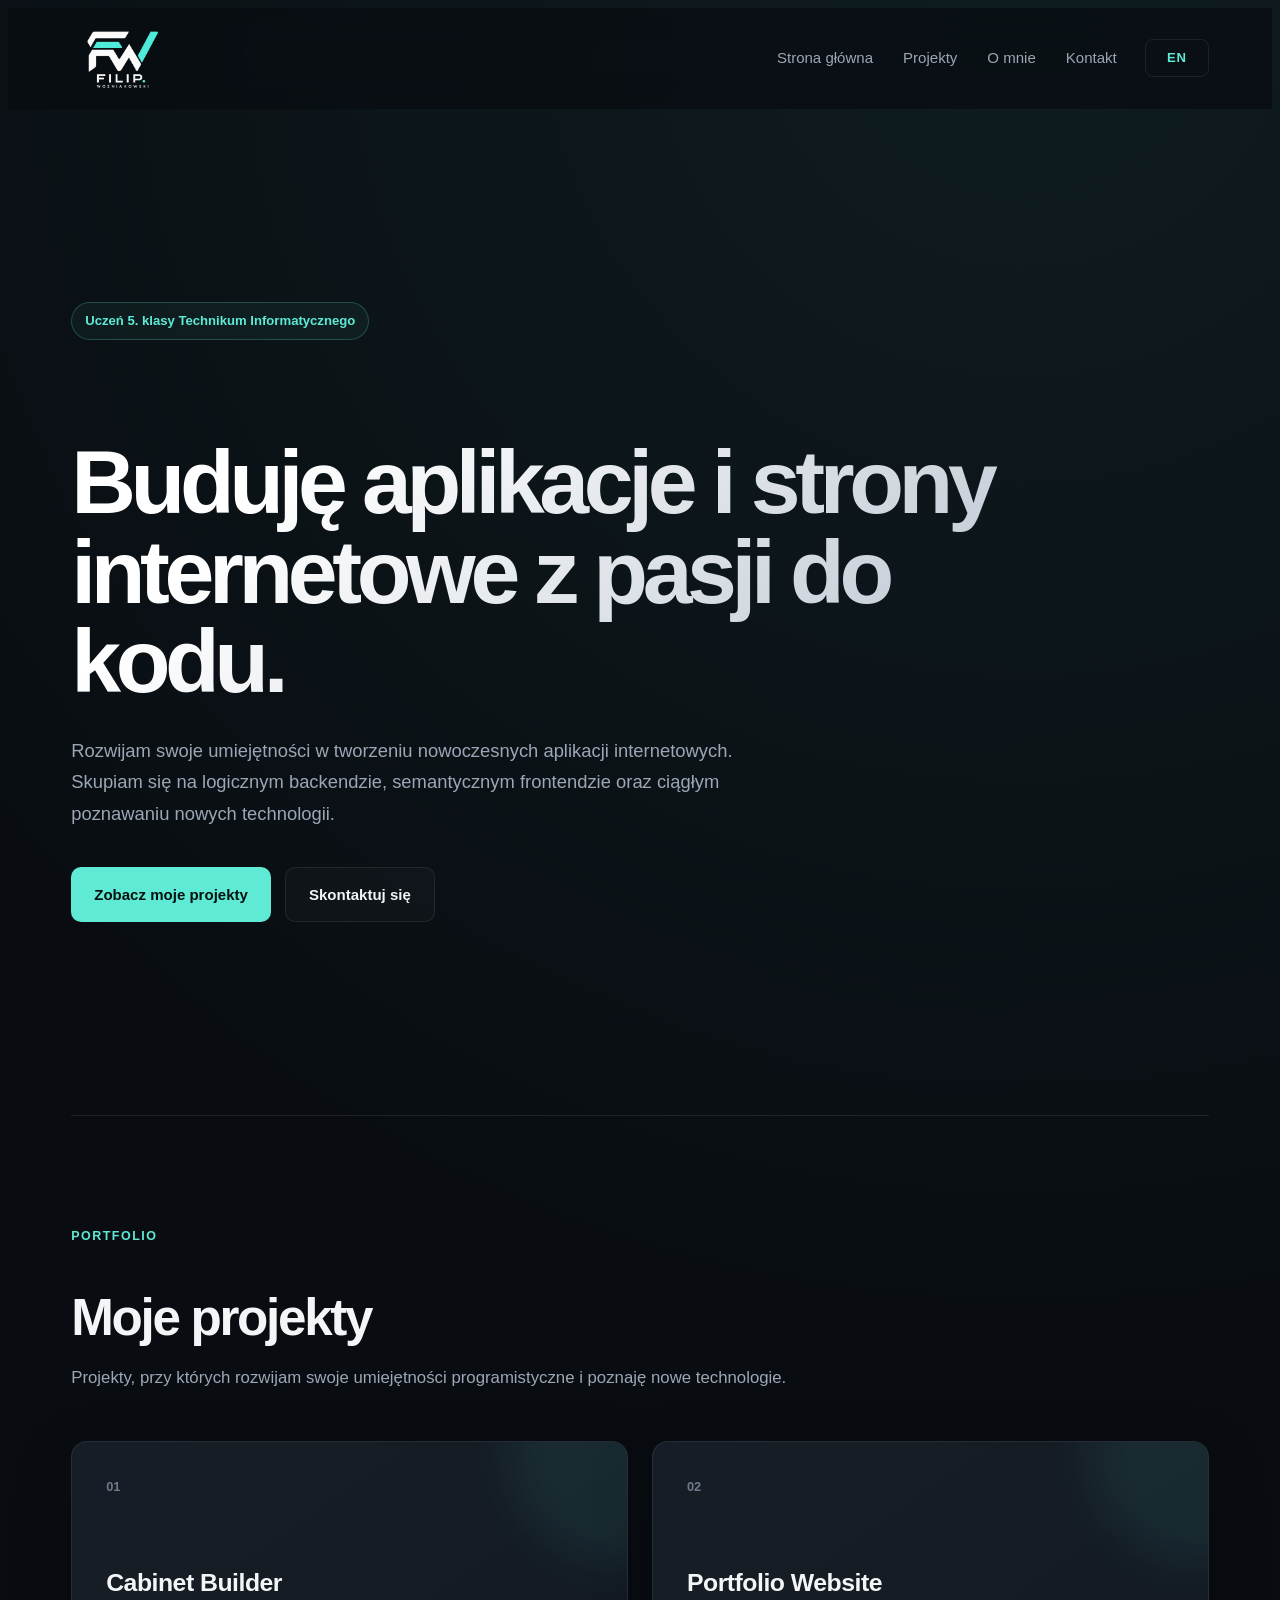
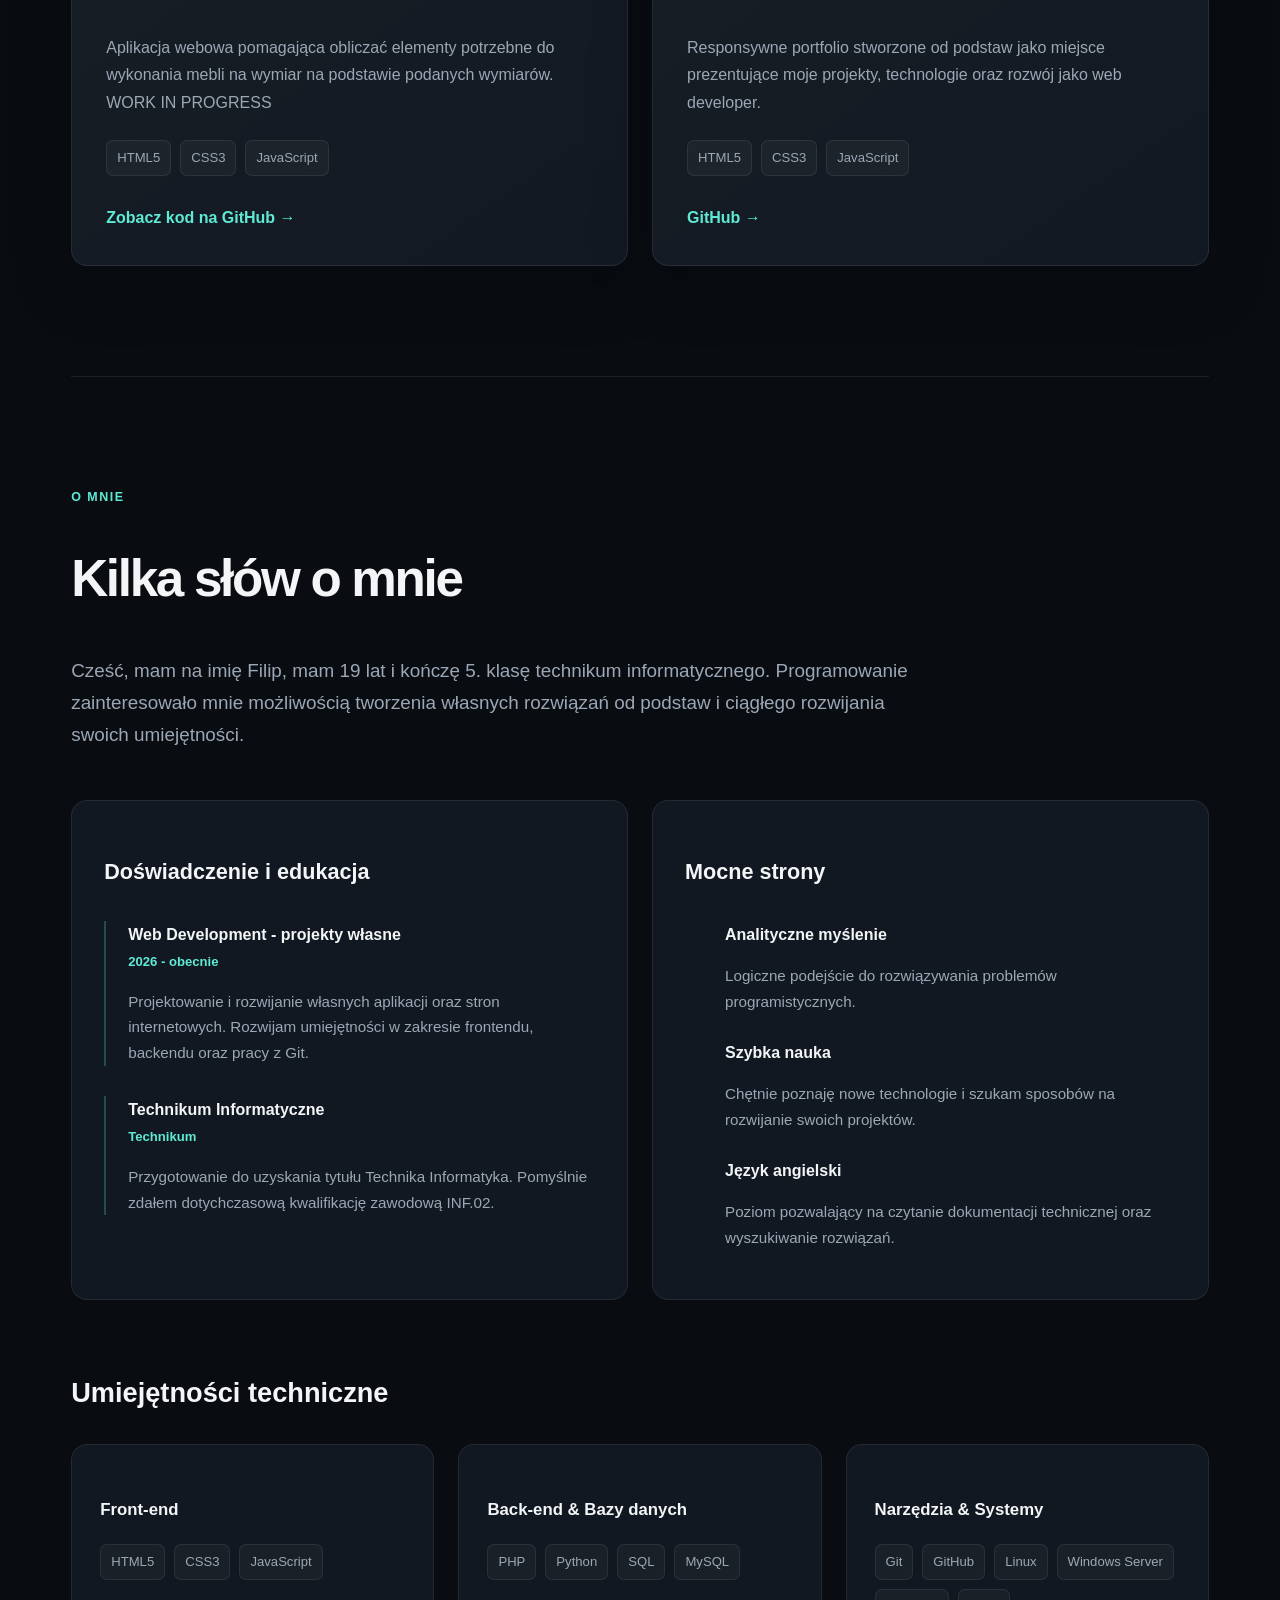
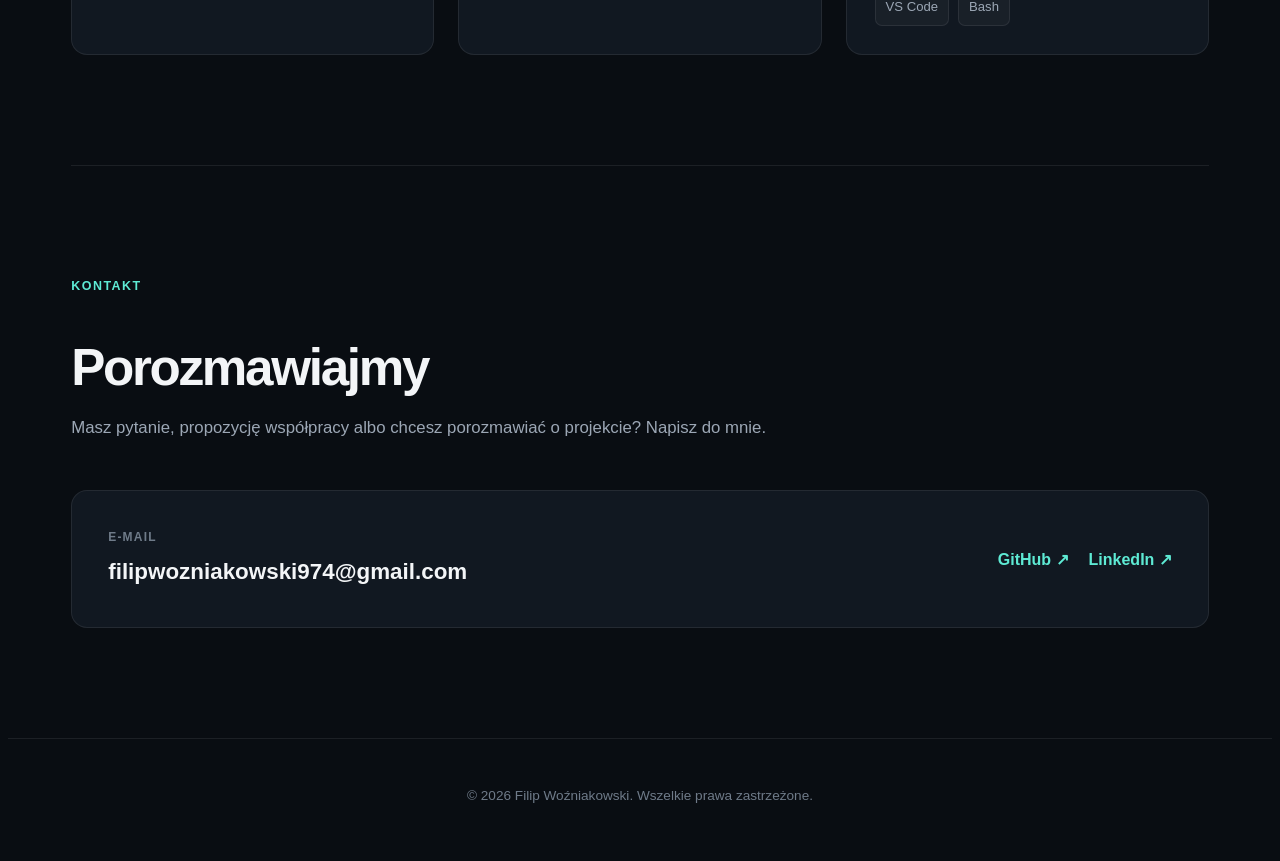
<file: index.html>
<!DOCTYPE html>
<html lang="pl">

<head>
    <meta charset="UTF-8">

    <meta name="viewport" content="width=device-width, initial-scale=1.0"
    >

    <meta name="description" 
        content="Portfolio Filipa Woźniakowskiego - projekty webowe, HTML, CSS, JavaScript, Python i technologie backendowe."
    >

    <title>Filip Woźniakowski | Portfolio</title>

    <link rel="stylesheet" href="style.css?v=2">

    <link
        rel="icon"
        type="image/png"
        href="assets/images/favicon.png"
    >

    <meta name="google-site-verification" content="g0P03hgKLs8i53ValHm_wm-FriXG5cBm-wat7aZgQJM" />

</head>


<body>

    <!-- HEADER -->

    <header class="site-header">

    <div class="header-container">

        <a href="#home" class="site-logo">
            <img
                src="assets/images/logo.png"
                alt="Filip Woźniakowski logo"
            >
        </a>


        <div class="header-right">

            <nav
                class="main-navigation"
                id="main-navigation"
                aria-label="Główna nawigacja"
            >
                <ul>
                    <li>
                        <a href="#home">Strona główna</a>
                    </li>

                    <li>
                        <a href="#projects">Projekty</a>
                    </li>

                    <li>
                        <a href="#about">O mnie</a>
                    </li>

                    <li>
                        <a href="#contact">Kontakt</a>
                    </li>
                </ul>
            </nav>


            <a
                href="en/"
                class="language-switch"
            >
                EN
            </a>


            <button
                class="menu-toggle"
                aria-label="Otwórz menu"
                aria-expanded="false"
                aria-controls="main-navigation"
            >
                <span></span>
                <span></span>
                <span></span>
            </button>

        </div>

    </div>

</header>


    <main>

        <!-- HERO -->

        <section
            id="home"
            class="hero-section"
        >

            <div class="hero-content">

                <span class="hero-subtitle">
                    Uczeń 5. klasy Technikum Informatycznego
                </span>

                <h1>
                    Buduję aplikacje i strony internetowe
                    z pasji do kodu.
                </h1>

                <p>
                    Rozwijam swoje umiejętności w tworzeniu
                    nowoczesnych aplikacji internetowych.
                    Skupiam się na logicznym backendzie,
                    semantycznym frontendzie oraz ciągłym
                    poznawaniu nowych technologii.
                </p>

                <div class="hero-buttons">

                    <a
                        href="#projects"
                        class="btn btn-primary"
                    >
                        Zobacz moje projekty
                    </a>

                    <a
                        href="#contact"
                        class="btn btn-secondary"
                    >
                        Skontaktuj się
                    </a>

                </div>

            </div>

        </section>


        <!-- PROJECTS -->

        <section
            id="projects"
            class="content-section"
        >

            <div class="section-heading">

                <span class="section-label">
                    Portfolio
                </span>

                <h2>
                    Moje projekty
                </h2>

                <p>
                    Projekty, przy których rozwijam swoje
                    umiejętności programistyczne i poznaję
                    nowe technologie.
                </p>

            </div>


            <div class="projects-grid">

                <!-- PROJECT 1 -->

                <article class="project-card">

                    <div class="project-number">
                        01
                    </div>

                    <h3>
                        Cabinet Builder
                    </h3>

                    <p>
                        Aplikacja webowa pomagająca obliczać
                        elementy potrzebne do wykonania mebli
                        na wymiar na podstawie podanych wymiarów.
                        WORK IN PROGRESS
                    </p>

                    <div class="tags">

                        <span class="tag">
                            HTML5
                        </span>

                        <span class="tag">
                            CSS3
                        </span>

                        <span class="tag">
                            JavaScript
                        </span>

                    </div>

                    <div class="project-links">

                        <a
                            href="https://github.com/GRzan3K/cabinet-builder"
                            target="_blank"
                            rel="noopener noreferrer"
                            class="project-link"
                        >
                            Zobacz kod na GitHub →
                        </a>

                    </div>

                </article>


                <!-- PROJECT 2 -->

                <article class="project-card">

                    <div class="project-number">
                        02
                    </div>

                    <h3>
                        Portfolio Website
                    </h3>

                    <p>
                        Responsywne portfolio stworzone
                        od podstaw jako miejsce prezentujące
                        moje projekty, technologie oraz
                        rozwój jako web developer.
                    </p>

                    <div class="tags">

                        <span class="tag">
                            HTML5
                        </span>

                        <span class="tag">
                            CSS3
                        </span>

                        <span class="tag">
                            JavaScript
                        </span>

                    </div>

                    <div class="project-links">

                        <a
                            href="https://github.com/GRzan3K"
                            target="_blank"
                            rel="noopener noreferrer"
                            class="project-link"
                        >
                            GitHub →
                        </a>

                    </div>

                </article>

            </div>

        </section>


        <!-- ABOUT -->

        <section
            id="about"
            class="content-section"
        >

            <div class="section-heading">

                <span class="section-label">
                    O mnie
                </span>

                <h2>
                    Kilka słów o mnie
                </h2>

            </div>


            <div class="about-intro">

                <p>
                    Cześć, mam na imię Filip, mam 19 lat
                    i kończę 5. klasę technikum informatycznego.
                    Programowanie zainteresowało mnie możliwością
                    tworzenia własnych rozwiązań od podstaw
                    i ciągłego rozwijania swoich umiejętności.
                </p>

            </div>


            <div class="about-grid">

                <!-- EXPERIENCE -->

                <div class="about-box">

                    <h3>
                        Doświadczenie i edukacja
                    </h3>


                    <div class="timeline-item">

                        <h4>
                            Web Development - projekty własne
                        </h4>

                        <span class="timeline-date">
                            2026 - obecnie
                        </span>

                        <p>
                            Projektowanie i rozwijanie własnych
                            aplikacji oraz stron internetowych.
                            Rozwijam umiejętności w zakresie
                            frontendu, backendu oraz pracy z Git.
                        </p>

                    </div>


                    <div class="timeline-item">

                        <h4>
                            Technikum Informatyczne
                        </h4>

                        <span class="timeline-date">
                            Technikum
                        </span>

                        <p>
                            Przygotowanie do uzyskania tytułu
                            Technika Informatyka. Pomyślnie zdałem
                            dotychczasową kwalifikację zawodową INF.02.
                        </p>

                    </div>

                </div>


                <!-- STRENGTHS -->

                <div class="about-box">

                    <h3>
                        Mocne strony
                    </h3>

                    <ul class="soft-skills">

                        <li>
                            <strong>
                                Analityczne myślenie
                            </strong>

                            <p>
                                Logiczne podejście do rozwiązywania
                                problemów programistycznych.
                            </p>
                        </li>


                        <li>
                            <strong>
                                Szybka nauka
                            </strong>

                            <p>
                                Chętnie poznaję nowe technologie
                                i szukam sposobów na rozwijanie
                                swoich projektów.
                            </p>
                        </li>


                        <li>
                            <strong>
                                Język angielski
                            </strong>

                            <p>
                                Poziom pozwalający na czytanie
                                dokumentacji technicznej oraz
                                wyszukiwanie rozwiązań.
                            </p>
                        </li>

                    </ul>

                </div>

            </div>


            <!-- SKILLS -->

            <div class="skills-section">

                <h3 class="skills-title">
                    Umiejętności techniczne
                </h3>


                <div class="skills-container">

                    <div class="skill-group">

                        <h4>
                            Front-end
                        </h4>

                        <div class="tags">

                            <span class="tag">
                                HTML5
                            </span>

                            <span class="tag">
                                CSS3
                            </span>

                            <span class="tag">
                                JavaScript
                            </span>

                        </div>

                    </div>


                    <div class="skill-group">

                        <h4>
                            Back-end & Bazy danych
                        </h4>

                        <div class="tags">

                            <span class="tag">
                                PHP
                            </span>

                            <span class="tag">
                                Python
                            </span>

                            <span class="tag">
                                SQL
                            </span>

                            <span class="tag">
                                MySQL
                            </span>

                        </div>

                    </div>


                    <div class="skill-group">

                        <h4>
                            Narzędzia & Systemy
                        </h4>

                        <div class="tags">

                            <span class="tag">
                                Git
                            </span>

                            <span class="tag">
                                GitHub
                            </span>

                            <span class="tag">
                                Linux
                            </span>

                            <span class="tag">
                                Windows Server
                            </span>

                            <span class="tag">
                                VS Code
                            </span>

                            <span class="tag">
                                Bash
                            </span>

                        </div>

                    </div>

                </div>

            </div>

        </section>


        <!-- CONTACT -->

        <section
            id="contact"
            class="content-section"
        >

            <div class="section-heading">

                <span class="section-label">
                    Kontakt
                </span>

                <h2>
                    Porozmawiajmy
                </h2>

                <p>
                    Masz pytanie, propozycję współpracy albo
                    chcesz porozmawiać o projekcie?
                    Napisz do mnie.
                </p>

            </div>


            <div class="contact-box">

                <div class="contact-email">

                    <span>
                        E-mail
                    </span>

                    <a href="mailto:filipwozniakowski974@gmail.com">
                        filipwozniakowski974@gmail.com
                    </a>

                </div>


                <div class="social-links">

                    <a
                        href="https://github.com/GRzan3K"
                        target="_blank"
                        rel="noopener noreferrer"
                    >
                        GitHub ↗
                    </a>


                    <a
                        href="https://www.linkedin.com/in/filip-wo%C5%BAniakowski-330073379/"
                        target="_blank"
                        rel="noopener noreferrer"
                    >
                        LinkedIn ↗
                    </a>

                </div>

            </div>

        </section>

    </main>


    <!-- FOOTER -->

    <footer class="site-footer">

        <p>
            &copy;
            <span id="current-year"></span>
            Filip Woźniakowski.
            Wszelkie prawa zastrzeżone.
        </p>

    </footer>


    <script src="script.js"></script>

</body>

</html>
</file>
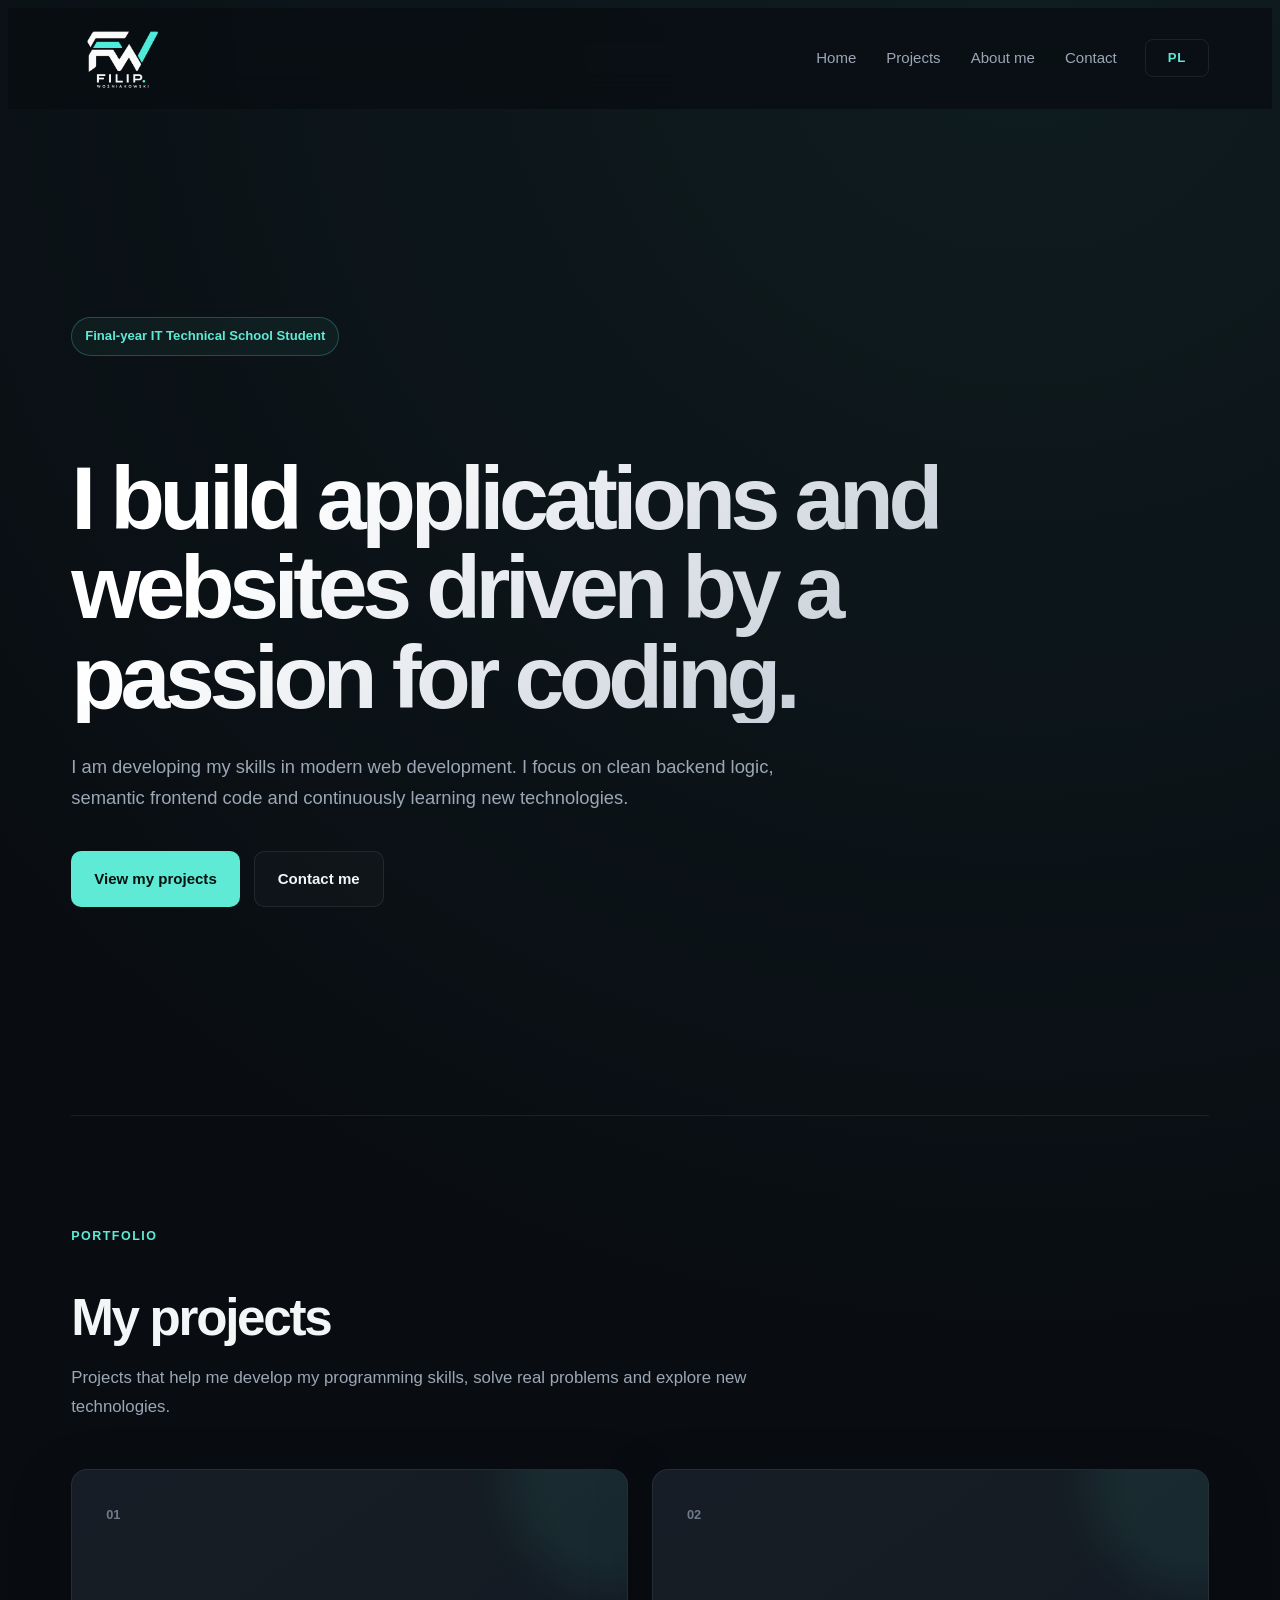
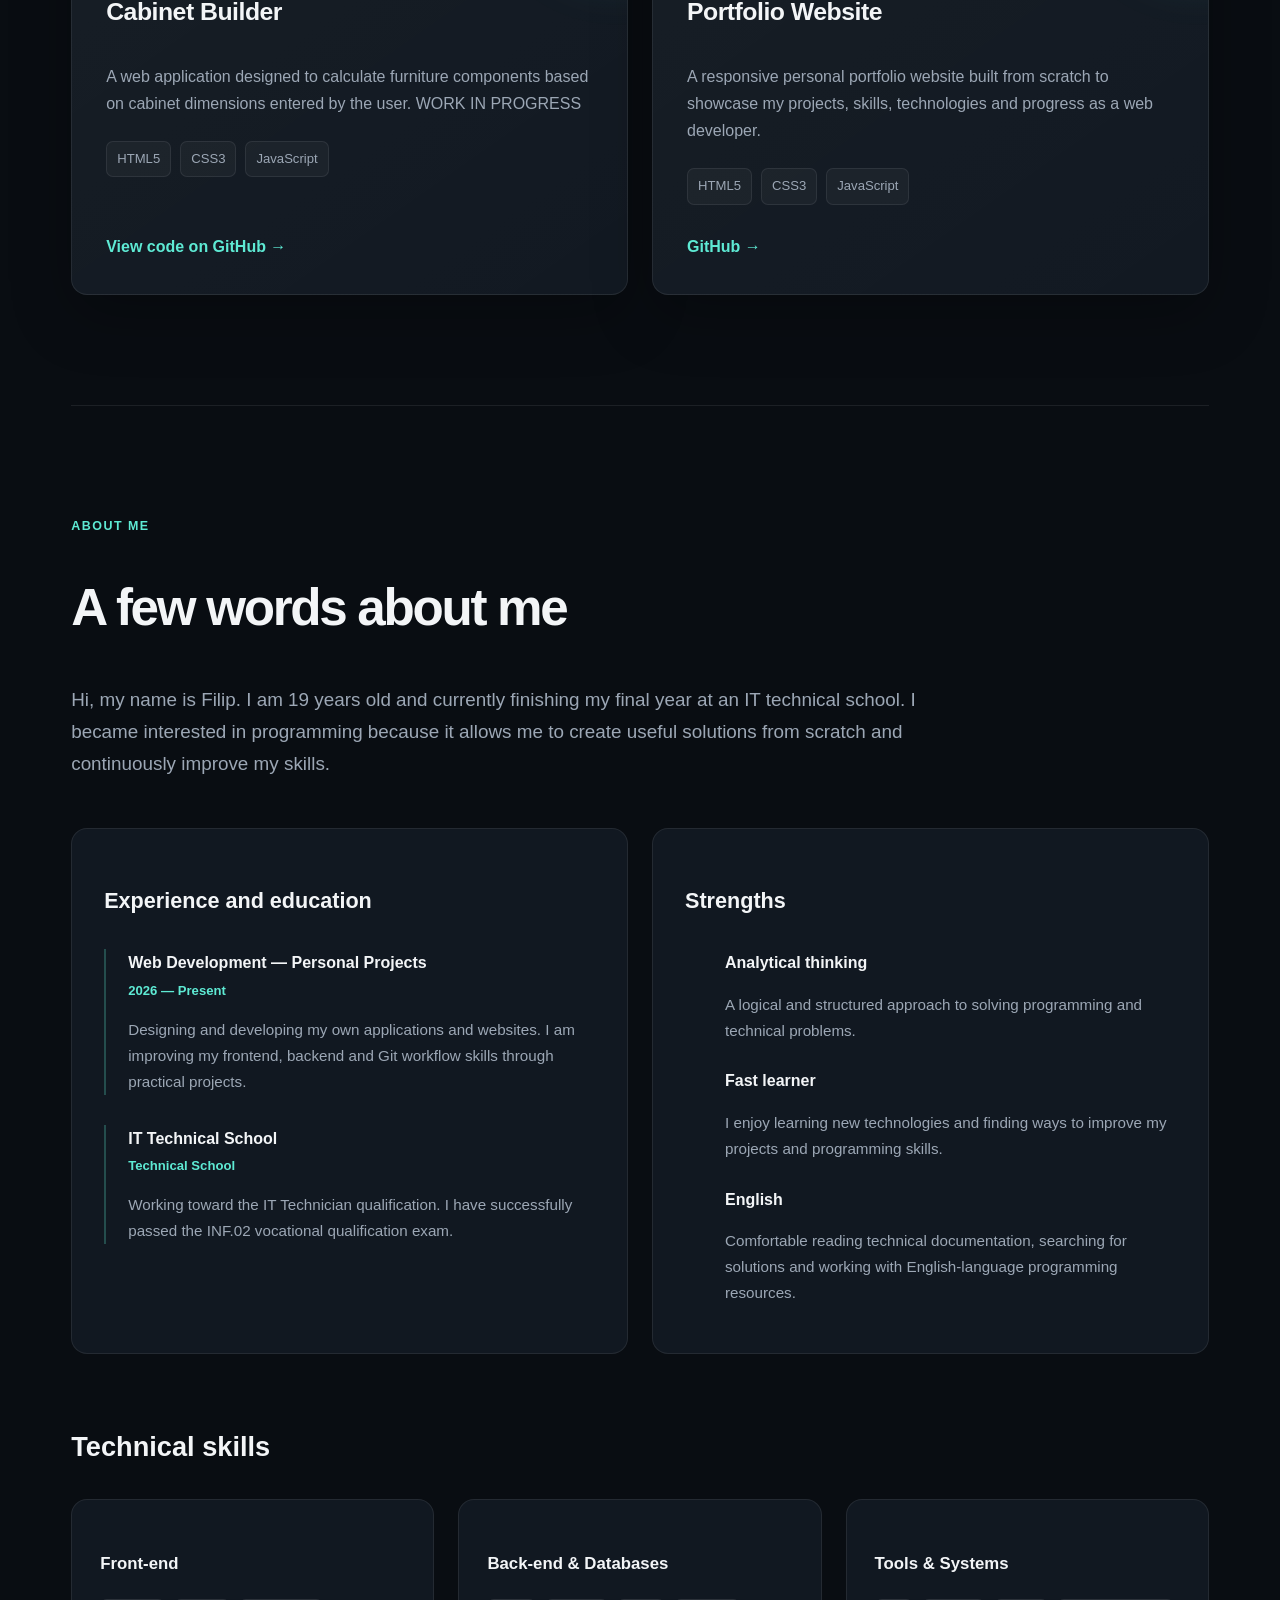
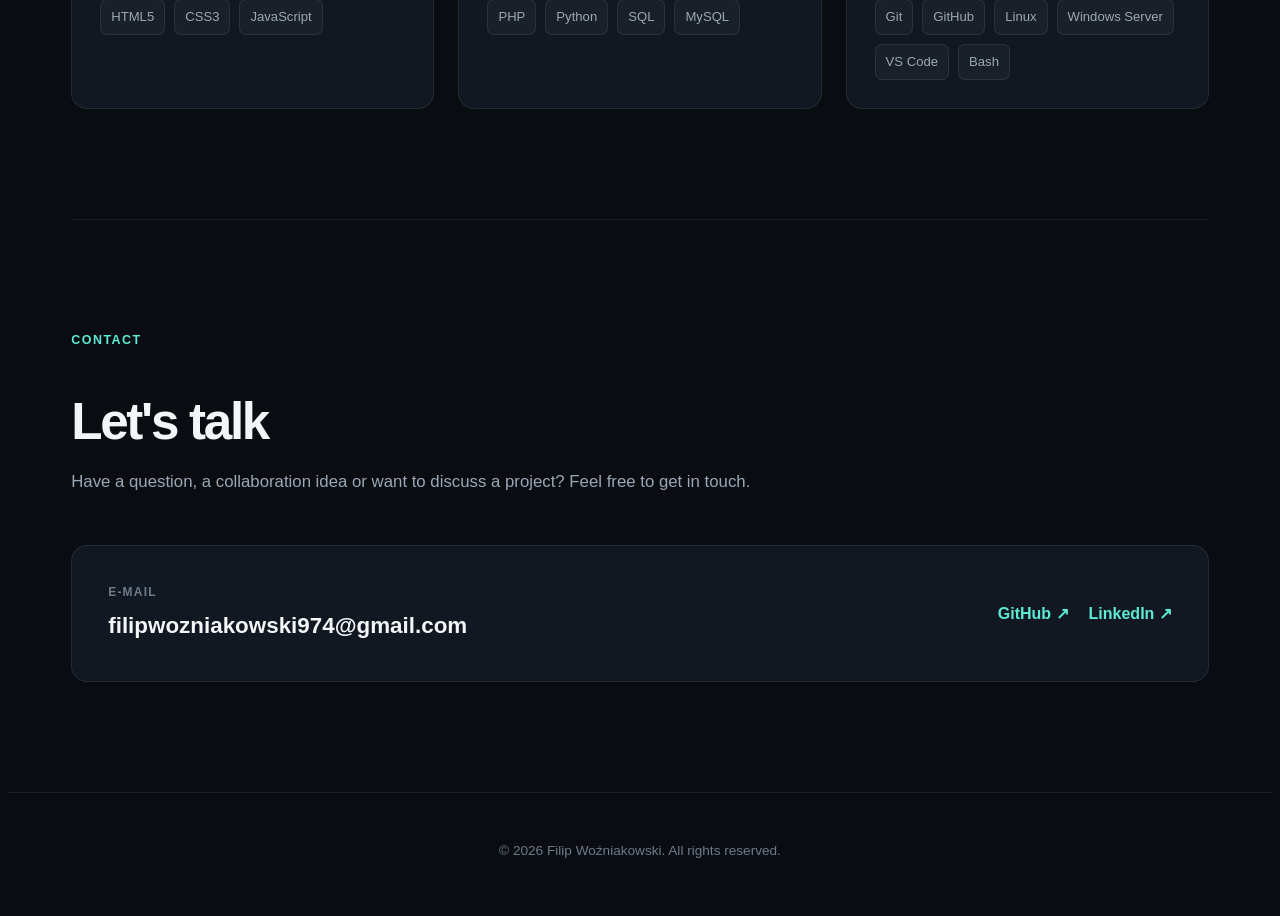
<file: en/index.html>
<!DOCTYPE html>
<html lang="en">

<head>
    <meta charset="UTF-8">

    <meta
        name="viewport"
        content="width=device-width, initial-scale=1.0"
    >

    <meta
        name="description"
        content="Filip Woźniakowski's web developer portfolio showcasing projects, skills and experience in web development."
    >

    <title>Filip Woźniakowski | Web Developer Portfolio</title>

    <link
        rel="icon"
        type="image/png"
        href="../assets/images/favicon.png"
    >

    <link rel="stylesheet" href="../style.css?v=2">

    <!-- Language versions -->

    <link
        rel="alternate"
        hreflang="pl"
        href="https://GRzan3K.github.io/Portfolio/"
    >

    <link
        rel="alternate"
        hreflang="en"
        href="https://GRzan3K.github.io/Portfolio/en/"
    >

</head>


<body>

    <!-- =========================
         HEADER
    ========================== -->

    <header class="site-header">

        <div class="header-container">

            <!-- Logo -->

            <a href="#home" class="site-logo">

                <img
                    src="../assets/images/logo.png"
                    alt="Filip Woźniakowski logo"
                >

            </a>


            <div class="header-right">

                <!-- Navigation -->

                <nav
                    class="main-navigation"
                    aria-label="Main navigation"
                >

                    <ul>

                        <li>
                            <a href="#home">
                                Home
                            </a>
                        </li>

                        <li>
                            <a href="#projects">
                                Projects
                            </a>
                        </li>

                        <li>
                            <a href="#about">
                                About me
                            </a>
                        </li>

                        <li>
                            <a href="#contact">
                                Contact
                            </a>
                        </li>

                    </ul>

                </nav>


                <!-- Language switch -->

                <a
                    href="../"
                    class="language-switch"
                    aria-label="Switch to Polish"
                >
                    PL
                </a>

            <button
                class="menu-toggle"
                aria-label="Otwórz menu"
                aria-expanded="false"
                aria-controls="main-navigation"
            >
                <span></span>
                <span></span>
                <span></span>
            </button>

            </div>

        </div>

    </header>



    <main>


        <!-- =========================
             HERO
        ========================== -->

        <section
            id="home"
            class="hero-section"
        >

            <div class="hero-content">

                <span class="hero-subtitle">
                    Final-year IT Technical School Student
                </span>


                <h1>
                    I build applications and websites
                    driven by a passion for coding.
                </h1>


                <p>
                    I am developing my skills in modern web development.
                    I focus on clean backend logic, semantic frontend code
                    and continuously learning new technologies.
                </p>


                <div class="hero-buttons">

                    <a
                        href="#projects"
                        class="btn btn-primary"
                    >
                        View my projects
                    </a>


                    <a
                        href="#contact"
                        class="btn btn-secondary"
                    >
                        Contact me
                    </a>

                </div>

            </div>

        </section>



        <!-- =========================
             PROJECTS
        ========================== -->

        <section
            id="projects"
            class="content-section"
        >

            <div class="section-heading">

                <span class="section-label">
                    Portfolio
                </span>


                <h2>
                    My projects
                </h2>


                <p>
                    Projects that help me develop my programming skills,
                    solve real problems and explore new technologies.
                </p>

            </div>



            <div class="projects-grid">


                <!-- PROJECT 1 -->

                <article class="project-card">

                    <div class="project-number">
                        01
                    </div>


                    <h3>
                        Cabinet Builder
                    </h3>


                    <p>
                        A web application designed to calculate furniture
                        components based on cabinet dimensions entered
                        by the user.
                        WORK IN PROGRESS
                    </p>


                    <div class="tags">

                        <span class="tag">
                            HTML5
                        </span>

                        <span class="tag">
                            CSS3
                        </span>

                        <span class="tag">
                            JavaScript
                        </span>

                    </div>


                    <div class="project-links">

                        <a
                            href="https://github.com/GRzan3K/cabinet-builder"
                            target="_blank"
                            rel="noopener noreferrer"
                            class="project-link"
                        >
                            View code on GitHub →
                        </a>

                    </div>

                </article>



                <!-- PROJECT 2 -->

                <article class="project-card">

                    <div class="project-number">
                        02
                    </div>


                    <h3>
                        Portfolio Website
                    </h3>


                    <p>
                        A responsive personal portfolio website built
                        from scratch to showcase my projects, skills,
                        technologies and progress as a web developer.
                    </p>


                    <div class="tags">

                        <span class="tag">
                            HTML5
                        </span>

                        <span class="tag">
                            CSS3
                        </span>

                        <span class="tag">
                            JavaScript
                        </span>

                    </div>


                    <div class="project-links">

                        <a
                            href="https://github.com/GRzan3K"
                            target="_blank"
                            rel="noopener noreferrer"
                            class="project-link"
                        >
                            GitHub →
                        </a>

                    </div>

                </article>

            </div>

        </section>



        <!-- =========================
             ABOUT
        ========================== -->

        <section
            id="about"
            class="content-section"
        >

            <div class="section-heading">

                <span class="section-label">
                    About me
                </span>


                <h2>
                    A few words about me
                </h2>

            </div>



            <div class="about-intro">

                <p>
                    Hi, my name is Filip. I am 19 years old and currently
                    finishing my final year at an IT technical school.
                    I became interested in programming because it allows
                    me to create useful solutions from scratch and
                    continuously improve my skills.
                </p>

            </div>



            <div class="about-grid">


                <!-- EXPERIENCE -->

                <div class="about-box">

                    <h3>
                        Experience and education
                    </h3>



                    <div class="timeline-item">

                        <h4>
                            Web Development — Personal Projects
                        </h4>


                        <span class="timeline-date">
                            2026 — Present
                        </span>


                        <p>
                            Designing and developing my own applications
                            and websites. I am improving my frontend,
                            backend and Git workflow skills through
                            practical projects.
                        </p>

                    </div>



                    <div class="timeline-item">

                        <h4>
                            IT Technical School
                        </h4>


                        <span class="timeline-date">
                            Technical School
                        </span>


                        <p>
                            Working toward the IT Technician qualification.
                            I have successfully passed the INF.02
                            vocational qualification exam.
                        </p>

                    </div>

                </div>



                <!-- STRENGTHS -->

                <div class="about-box">

                    <h3>
                        Strengths
                    </h3>


                    <ul class="soft-skills">


                        <li>

                            <strong>
                                Analytical thinking
                            </strong>

                            <p>
                                A logical and structured approach
                                to solving programming and technical
                                problems.
                            </p>

                        </li>



                        <li>

                            <strong>
                                Fast learner
                            </strong>

                            <p>
                                I enjoy learning new technologies
                                and finding ways to improve my projects
                                and programming skills.
                            </p>

                        </li>



                        <li>

                            <strong>
                                English
                            </strong>

                            <p>
                                Comfortable reading technical documentation,
                                searching for solutions and working with
                                English-language programming resources.
                            </p>

                        </li>


                    </ul>

                </div>

            </div>



            <!-- =========================
                 TECHNICAL SKILLS
            ========================== -->

            <div class="skills-section">

                <h3 class="skills-title">
                    Technical skills
                </h3>



                <div class="skills-container">


                    <!-- FRONTEND -->

                    <div class="skill-group">

                        <h4>
                            Front-end
                        </h4>


                        <div class="tags">

                            <span class="tag">
                                HTML5
                            </span>

                            <span class="tag">
                                CSS3
                            </span>

                            <span class="tag">
                                JavaScript
                            </span>

                        </div>

                    </div>



                    <!-- BACKEND -->

                    <div class="skill-group">

                        <h4>
                            Back-end & Databases
                        </h4>


                        <div class="tags">

                            <span class="tag">
                                PHP
                            </span>

                            <span class="tag">
                                Python
                            </span>

                            <span class="tag">
                                SQL
                            </span>

                            <span class="tag">
                                MySQL
                            </span>

                        </div>

                    </div>



                    <!-- TOOLS -->

                    <div class="skill-group">

                        <h4>
                            Tools & Systems
                        </h4>


                        <div class="tags">

                            <span class="tag">
                                Git
                            </span>

                            <span class="tag">
                                GitHub
                            </span>

                            <span class="tag">
                                Linux
                            </span>

                            <span class="tag">
                                Windows Server
                            </span>

                            <span class="tag">
                                VS Code
                            </span>

                            <span class="tag">
                                Bash
                            </span>

                        </div>

                    </div>

                </div>

            </div>

        </section>



        <!-- =========================
             CONTACT
        ========================== -->

        <section
            id="contact"
            class="content-section"
        >

            <div class="section-heading">

                <span class="section-label">
                    Contact
                </span>


                <h2>
                    Let's talk
                </h2>


                <p>
                    Have a question, a collaboration idea
                    or want to discuss a project?
                    Feel free to get in touch.
                </p>

            </div>



            <div class="contact-box">


                <!-- EMAIL -->

                <div class="contact-email">

                    <span>
                        E-mail
                    </span>


                    <a href="mailto:twojemail@gmail.com">
                        filipwozniakowski974@gmail.com
                    </a>

                </div>



                <!-- SOCIAL LINKS -->

                <div class="social-links">

                    <a
                        href="https://github.com/GRzan3K"
                        target="_blank"
                        rel="noopener noreferrer"
                    >
                        GitHub ↗
                    </a>


                    <a
                        href="https://www.linkedin.com/in/filip-woźniakowski-330073379"
                        target="_blank"
                        rel="noopener noreferrer"
                    >
                        LinkedIn ↗
                    </a>

                </div>

            </div>

        </section>

    </main>



    <!-- =========================
         FOOTER
    ========================== -->

    <footer class="site-footer">

        <p>
            &copy;
            <span id="current-year"></span>
            Filip Woźniakowski.
            All rights reserved.
        </p>

    </footer>



    <script src="../script.js"></script>

</body>

</html>
</file>
<file: style.css>
:root {
  --bg: #090d12;
  --bg-secondary: #0d131b;
  --card: #111821;
  --card-hover: #151e29;
  --text: #f3f5f7;
  --text-secondary: #9ca7b5;
  --text-muted: #6f7b89;
  --accent: #5eead4;
  --accent-hover: #2dd4bf;
  --border: rgba(255, 255, 255, 0.08);
  --radius: 16px;
  --container-width: 1200px;
  --shadow: 0 20px 60px rgba(0, 0, 0, 0.25);
}

html {
  scroll-behavior: smooth;
  scroll-padding-top: 100px;
}

body {
  min-height: 100vh;
  background: radial-gradient(circle at 80% 0%, rgba(94, 234, 212, 0.07), transparent 32%), var(--bg);
  color: var(--text);
  font-family: Inter, -apple-system, BlinkMacSystemFont, "Segoe UI", Roboto, Helvetica, Arial, sans-serif;
  line-height: 1.7;
}

a {
  color: inherit;
}

button,
input,
textarea {
  font: inherit;
}

/* Header */
.site-header {
  position: sticky;
  top: 0;
  z-index: 1000;
  width: 100%;
  border-bottom: 1px solid transparent;
  background: rgba(9, 13, 18, 0.75);
  backdrop-filter: blur(18px);
  -webkit-backdrop-filter: blur(18px);
  transition: background 0.3s ease, border-color 0.3s ease, box-shadow 0.3s ease;
}

.site-header.scrolled {
  background: rgba(9, 13, 18, 0.94);
  border-color: var(--border);
  box-shadow: 0 8px 30px rgba(0, 0, 0, 0.18);
}

.header-container {
  width: min(90%, var(--container-width));
  min-height: 74px;
  margin: 0 auto;
  display: flex;
  align-items: center;
  justify-content: space-between;
  gap: 30px;
}

/* Logo */
.site-logo {
  color: var(--text);
  font-size: 1.35rem;
  font-weight: 800;
  letter-spacing: -0.04em;
  text-decoration: none;
}

.site-logo img {
  width: 100px;
  height: auto;
  display: block;
}

.site-logo span {
  color: var(--accent);
}

/* Navigation */
.main-navigation ul {
  list-style: none;
  display: flex;
  align-items: center;
  gap: 30px;
}

.main-navigation a {
  position: relative;
  color: var(--text-secondary);
  font-size: 0.94rem;
  font-weight: 500;
  text-decoration: none;
  transition: color 0.25s ease;
}

.main-navigation a::after {
  content: "";
  position: absolute;
  left: 0;
  bottom: -8px;
  width: 0;
  height: 2px;
  background: var(--accent);
  transition: width 0.25s ease;
}

.main-navigation a:hover {
  color: var(--text);
}

.main-navigation a:hover::after {
  width: 100%;
}

/* General section */
.content-section,
.hero-section {
  width: min(90%, var(--container-width));
  margin: 0 auto;
}

.content-section {
  padding: 110px 0;
}

.section-heading {
  max-width: 720px;
  margin-bottom: 48px;
}

.section-label {
  display: block;
  margin-bottom: 10px;
  color: var(--accent);
  font-size: 0.78rem;
  font-weight: 700;
  letter-spacing: 0.12em;
  text-transform: uppercase;
}

.section-heading h2 {
  margin-bottom: 18px;
  font-size: clamp(2.1rem, 4vw, 3.2rem);
  line-height: 1.1;
  letter-spacing: -0.045em;
}

.section-heading p {
  color: var(--text-secondary);
  font-size: 1.05rem;
  line-height: 1.7;
}

/* Hero */
.hero-section {
  min-height: calc(100vh - 74px);
  display: flex;
  align-items: center;
  padding: 90px 0;
}

.hero-content {
  max-width: 950px;
}

.hero-subtitle {
  display: inline-block;
  margin-bottom: 24px;
  padding: 7px 13px;
  border: 1px solid rgba(94, 234, 212, 0.24);
  border-radius: 999px;
  background: rgba(94, 234, 212, 0.05);
  color: var(--accent);
  font-size: 0.82rem;
  font-weight: 600;
}

.hero-content h1 {
  max-width: 950px;
  margin-bottom: 28px;
  font-size: clamp(3rem, 7vw, 6rem);
  line-height: 1;
  letter-spacing: -0.06em;
  background: linear-gradient(135deg, #ffffff 20%, #b9c3cf 100%);
  -webkit-background-clip: text;
  background-clip: text;
  color: transparent;
}

.hero-content p {
  max-width: 720px;
  margin-bottom: 38px;
  color: var(--text-secondary);
  font-size: 1.15rem;
}

/* Buttons */
.hero-buttons {
  display: flex;
  flex-wrap: wrap;
  gap: 14px;
}

.btn {
  display: inline-flex;
  align-items: center;
  justify-content: center;
  padding: 14px 23px;
  border-radius: 10px;
  text-decoration: none;
  font-size: 0.94rem;
  font-weight: 700;
  transition: transform 0.25s ease, background 0.25s ease, border-color 0.25s ease, box-shadow 0.25s ease;
}

.btn:hover {
  transform: translateY(-2px);
}

.btn-primary {
  background: var(--accent);
  color: #05110f;
}

.btn-primary:hover {
  background: var(--accent-hover);
  box-shadow: 0 12px 30px rgba(45, 212, 191, 0.16);
}

.btn-secondary {
  border: 1px solid var(--border);
  background: rgba(255, 255, 255, 0.025);
  color: var(--text);
}

.btn-secondary:hover {
  border-color: rgba(94, 234, 212, 0.25);
  background: rgba(255, 255, 255, 0.05);
}

/* Projects */
#projects {
  border-top: 1px solid var(--border);
}

.projects-grid {
  display: grid;
  grid-template-columns: repeat(2, minmax(0, 1fr));
  gap: 24px;
}

.project-card {
  position: relative;
  min-height: 330px;
  padding: 34px;
  display: flex;
  flex-direction: column;
  border: 1px solid var(--border);
  border-radius: var(--radius);
  background: linear-gradient(145deg, rgba(255, 255, 255, 0.025), rgba(255, 255, 255, 0.005)), var(--card);
  overflow: hidden;
  box-shadow: var(--shadow);
  transition: transform 0.3s ease, border-color 0.3s ease, background 0.3s ease;
}

.project-card::before {
  content: "";
  position: absolute;
  top: -100px;
  right: -100px;
  width: 220px;
  height: 220px;
  border-radius: 50%;
  background: rgba(94, 234, 212, 0.07);
  filter: blur(20px);
}

.project-card:hover {
  transform: translateY(-6px);
  border-color: rgba(94, 234, 212, 0.25);
  background: var(--card-hover);
}

.project-number {
  position: relative;
  margin-bottom: 40px;
  color: var(--text-muted);
  font-size: 0.8rem;
  font-weight: 700;
}

.project-card h3 {
  position: relative;
  margin-bottom: 14px;
  font-size: 1.55rem;
  letter-spacing: -0.02em;
}

.project-card > p {
  position: relative;
  margin-bottom: 24px;
  color: var(--text-secondary);
}

.project-card .tags {
  position: relative;
  margin-bottom: 28px;
}

.project-links {
  position: relative;
  margin-top: auto;
}

.project-link {
  color: var(--accent);
  font-weight: 600;
  text-decoration: none;
}

.project-link:hover {
  text-decoration: underline;
}

/* About */
#about {
  border-top: 1px solid var(--border);
}

.about-intro {
  max-width: 850px;
  margin-bottom: 48px;
}

.about-intro p {
  color: var(--text-secondary);
  font-size: 1.18rem;
}

.about-grid {
  display: grid;
  grid-template-columns: repeat(2, minmax(0, 1fr));
  gap: 24px;
}

.about-box {
  padding: 32px;
  border: 1px solid var(--border);
  border-radius: var(--radius);
  background: var(--card);
}

.about-box h3 {
  margin-bottom: 30px;
  font-size: 1.35rem;
}

/* Timeline */
.timeline-item {
  position: relative;
  margin-bottom: 30px;
  padding-left: 22px;
  border-left: 2px solid rgba(94, 234, 212, 0.25);
}

.timeline-item:last-child {
  margin-bottom: 0;
}

.timeline-item h4 {
  margin-bottom: 3px;
  font-size: 1rem;
}

.timeline-date {
  display: block;
  margin-bottom: 10px;
  color: var(--accent);
  font-size: 0.82rem;
  font-weight: 600;
}

.timeline-item p {
  color: var(--text-secondary);
  font-size: 0.95rem;
}

/* Soft skills */
.soft-skills {
  list-style: none;
}

.soft-skills li {
  margin-bottom: 24px;
}

.soft-skills li:last-child {
  margin-bottom: 0;
}

.soft-skills strong {
  display: block;
  margin-bottom: 5px;
  color: var(--text);
}

.soft-skills p {
  color: var(--text-secondary);
  font-size: 0.95rem;
}

/* Skills */
.skills-section {
  margin-top: 70px;
}

.skills-title {
  margin-bottom: 28px;
  font-size: 1.7rem;
}

.skills-container {
  display: grid;
  grid-template-columns: repeat(3, minmax(0, 1fr));
  gap: 24px;
}

.skill-group {
  padding: 28px;
  border: 1px solid var(--border);
  border-radius: var(--radius);
  background: var(--card);
}

.skill-group h4 {
  margin-bottom: 20px;
  font-size: 1.05rem;
}

.tags {
  display: flex;
  flex-wrap: wrap;
  gap: 9px;
}

.tag {
  display: inline-block;
  padding: 6px 10px;
  border: 1px solid rgba(255, 255, 255, 0.08);
  border-radius: 7px;
  background: rgba(255, 255, 255, 0.035);
  color: var(--text-secondary);
  font-size: 0.82rem;
  transition: color 0.2s ease, border-color 0.2s ease, background 0.2s ease;
}

.tag:hover {
  color: var(--accent);
  border-color: rgba(94, 234, 212, 0.25);
  background: rgba(94, 234, 212, 0.05);
}

/* Contact */
#contact {
  border-top: 1px solid var(--border);
}

.contact-box {
  padding: 36px;
  display: flex;
  align-items: center;
  justify-content: space-between;
  gap: 30px;
  border: 1px solid var(--border);
  border-radius: var(--radius);
  background: var(--card);
}

.contact-email {
  display: flex;
  flex-direction: column;
  gap: 5px;
}

.contact-email span {
  color: var(--text-muted);
  font-size: 0.75rem;
  font-weight: 600;
  letter-spacing: 0.1em;
  text-transform: uppercase;
}

.contact-email a {
  color: var(--text);
  font-size: clamp(1.1rem, 3vw, 1.4rem);
  font-weight: 600;
  text-decoration: none;
  transition: color 0.2s ease;
}

.contact-email a:hover {
  color: var(--accent);
}

.social-links {
  display: flex;
  align-items: center;
  gap: 20px;
}

.social-links a {
  color: var(--accent);
  font-weight: 600;
  text-decoration: none;
}

.social-links a:hover {
  text-decoration: underline;
}

/* Footer */
.site-footer {
  padding: 32px 5%;
  border-top: 1px solid var(--border);
  color: var(--text-muted);
  text-align: center;
  font-size: 0.85rem;
}

/* Scroll animation */
.reveal {
  opacity: 0;
  transform: translateY(28px);
  transition: opacity 0.7s ease, transform 0.7s ease;
}

.reveal.visible {
  opacity: 1;
  transform: translateY(0);
}

/* Tablet */
@media (max-width: 900px) {
  .projects-grid,
  .about-grid,
  .skills-container {
    grid-template-columns: 1fr;
  }

  .header-container {
    min-height: auto;
    padding: 18px 0;
    flex-direction: column;
  }

  .main-navigation ul {
    gap: 18px;
    flex-wrap: wrap;
    justify-content: center;
  }

  .hero-section {
    min-height: auto;
    padding: 120px 0;
  }
}

.menu-toggle {
  display: none;
  width: 42px;
  height: 42px;
  padding: 9px;
  border: 1px solid var(--border);
  border-radius: 8px;
  background: transparent;
  cursor: pointer;
}

.menu-toggle span {
  display: block;
  width: 100%;
  height: 2px;
  margin: 5px 0;
  background: var(--text);
  transition: transform 0.25s ease, opacity 0.25s ease;
}

/* Mobile */
@media (max-width: 900px) {
  html {
    scroll-padding-top: 140px;
  }

  .header-container {
    min-height: auto;
    padding: 18px 0;
    flex-direction: row;
    justify-content: space-between;
  }

  .header-right {
    flex-direction: row;
    align-items: center;
    gap: 16px;
  }

  .main-navigation ul {
    gap: 12px 18px;
  }

  .main-navigation a {
    font-size: 0.85rem;
  }

  .hero-section,
  .content-section {
    width: 92%;
  }

  .hero-section {
    padding: 90px 0;
  }

  .hero-content h1 {
    font-size: 3rem;
  }

  .hero-content p {
    font-size: 1rem;
  }

  .hero-buttons {
    flex-direction: column;
    align-items: flex-start;
  }

  .content-section {
    padding: 80px 0;
  }

  .project-card,
  .about-box,
  .skill-group,
  .contact-box {
    padding: 24px;
  }

  .contact-box {
    flex-direction: column;
    align-items: flex-start;
  }

  .social-links {
    flex-direction: column;
    align-items: flex-start;
    gap: 10px;
  }
}

/* Reduced motion */
@media (prefers-reduced-motion: reduce) {
  html {
    scroll-behavior: auto;
  }

  *,
  *::before,
  *::after {
    animation-duration: 0.01ms !important;
    transition-duration: 0.01ms !important;
  }
}

.header-right {
  display: flex;
  align-items: center;
  gap: 28px;
}

.language-switch {
  display: inline-flex;
  align-items: center;
  justify-content: center;
  min-width: 42px;
  height: 36px;
  padding: 0 10px;
  border: 1px solid var(--border);
  border-radius: 8px;
  color: var(--accent);
  font-size: 0.82rem;
  font-weight: 700;
  letter-spacing: 0.05em;
  text-decoration: none;
  transition: background 0.2s ease, border-color 0.2s ease, color 0.2s ease;
}

.language-switch:hover {
  background: rgba(94, 234, 212, 0.06);
  border-color: rgba(94, 234, 212, 0.35);
  color: var(--accent-hover);
}

@media (max-width: 768px) {
  .site-header {
    position: sticky;
    top: 0;
  }

  .header-container {
    width: 92%;
    min-height: 72px;
    padding: 10px 0;
    flex-direction: row;
    justify-content: space-between;
    align-items: center;
  }

  .site-logo img {
    width: 90px;
    height: auto;
  }

  .header-right {
    display: flex;
    flex-direction: row;
    align-items: center;
    gap: 10px;
  }

  .menu-toggle {
    display: block;
  }

  .main-navigation {
    position: absolute;
    top: 100%;
    left: 0;
    width: 100%;
    padding: 20px 4%;
    background: rgba(9, 13, 18, 0.98);
    border-bottom: 1px solid var(--border);
    opacity: 0;
    visibility: hidden;
    transform: translateY(-10px);
    transition: opacity 0.25s ease, transform 0.25s ease, visibility 0.25s ease;
  }

  .main-navigation.active {
    opacity: 1;
    visibility: visible;
    transform: translateY(0);
  }

  .main-navigation ul {
    display: flex;
    flex-direction: column;
    align-items: flex-start;
    gap: 0;
  }

  .main-navigation li {
    width: 100%;
  }

  .main-navigation a {
    display: block;
    width: 100%;
    padding: 14px 0;
    font-size: 1rem;
    border-bottom: 1px solid var(--border);
  }

  .main-navigation a::after {
    display: none;
  }

  .language-switch {
    min-width: 42px;
    height: 42px;
  }
}
</file>
